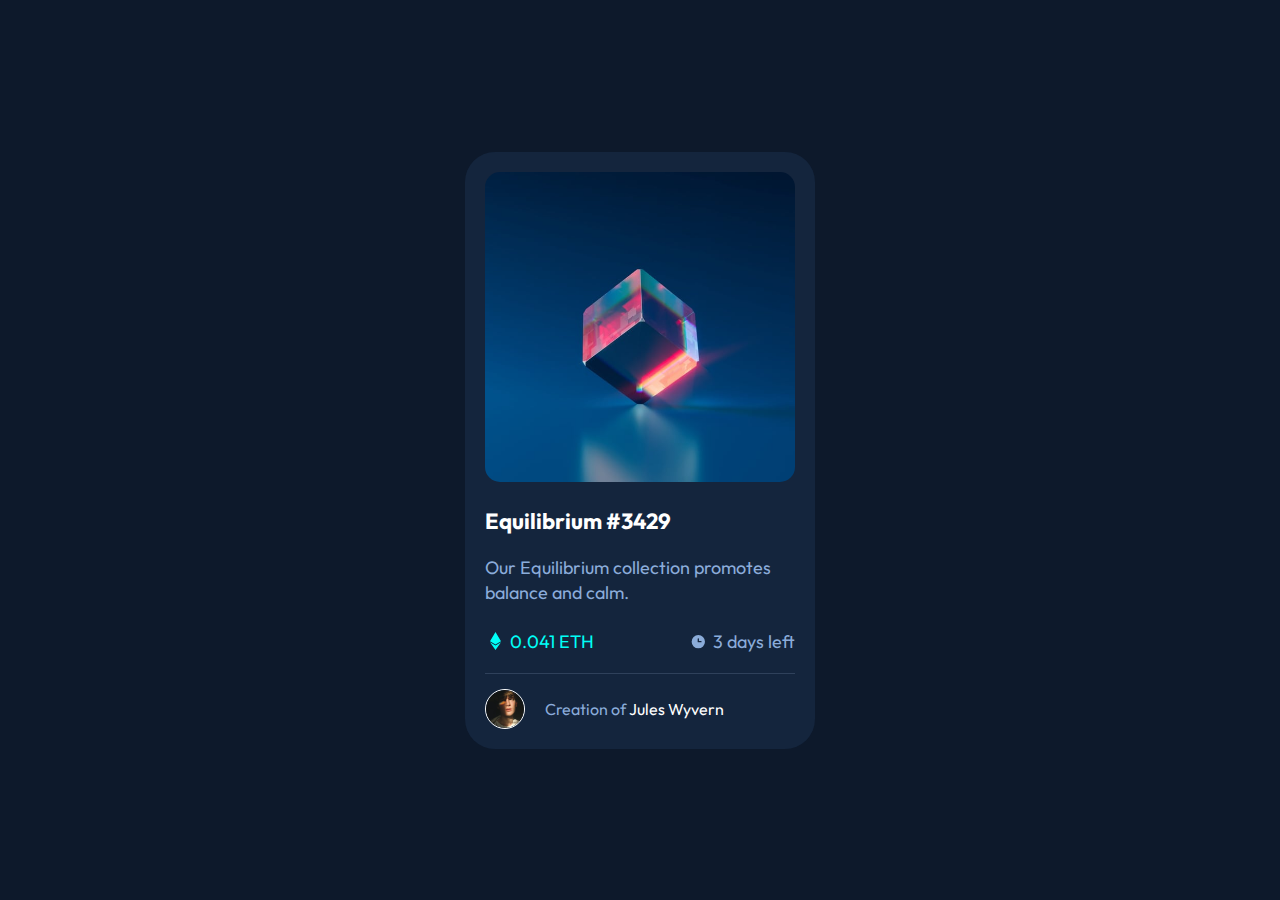
<file: index.html>
<!DOCTYPE html>
<html lang="pt-BR">

<head>
    <meta charset="UTF-8">
    <meta name="viewport" content="width=device-width, initial-scale=1.0">
    <meta name="description" content="NFT Preview Card Component">

    <link rel="shortcut icon" href="./src/images/favicon-32x32.png" type="image/x-icon">

    <link rel="stylesheet" href="./src/css/reset.css">
    <link rel="stylesheet" href="./src/css/variables.css">
    <link rel="stylesheet" href="./src/css/style.css">

    <title>NFT Preview Card</title>
</head>

<body>
    <main class="container">
        <div class="cartao-nft">
            <a class="imagem-link" href="#">
                <img src="./src/images/image-equilibrium.jpg" alt="imagem NFT equilibrium">
            </a>


            <h2 class="titulo"><a class="link-titulo" href="">Equilibrium #3429</a></h2>


            <p class="sobre">Our Equilibrium collection promotes balance and calm.</p>

            <div class="medidor">
                <p class="preco">0.041 ETH</p>
                <p class="tempo">3 days left</p>
            </div>

            <div class="creator">
                <img class="avatar" src="./src/images/image-avatar.png" alt="Avatar do Criador">

                <p class="autor">Creation of <a class="nome" href="#">Jules Wyvern</a></p>
            </div>
        </div>
    </main>
</body>

</html>
</file>
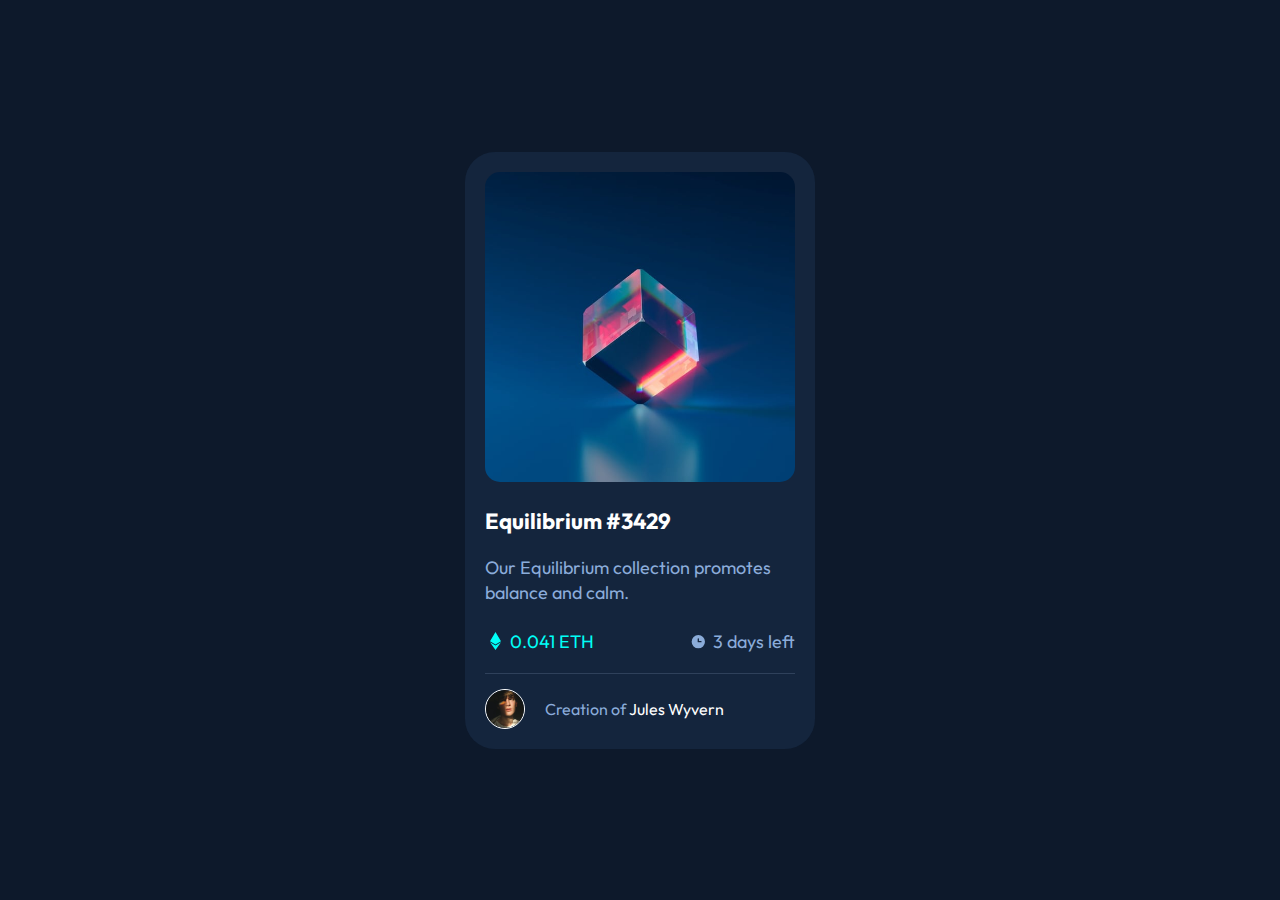
<file: src/index.html>
<!DOCTYPE html>
<html lang="pt-BR">

<head>
    <meta charset="UTF-8">
    <meta name="viewport" content="width=device-width, initial-scale=1.0">
    <meta name="description" content="NFT Preview Card Component">

    <link rel="shortcut icon" href="./images/favicon-32x32.png" type="image/x-icon">

    <link rel="stylesheet" href="./css/reset.css">
    <link rel="stylesheet" href="./css/variables.css">
    <link rel="stylesheet" href="./css/style.css">

    <title>NFT Preview Card</title>
</head>

<body>
    <main class="container">
        <div class="cartao-nft">
            <a class="imagem-link" href="#">
                <img src="./images/image-equilibrium.jpg" alt="imagem NFT equilibrium">
            </a>


            <h2 class="titulo"><a class="link-titulo" href="">Equilibrium #3429</a></h2>


            <p class="sobre">Our Equilibrium collection promotes balance and calm.</p>

            <div class="medidor">
                <p class="preco">0.041 ETH</p>
                <p class="tempo">3 days left</p>
            </div>

            <div class="creator">
                <img class="avatar" src="./images/image-avatar.png" alt="Avatar do Criador">

                <p class="autor">Creation of <a class="nome" href="#">Jules Wyvern</a></p>
            </div>
        </div>
    </main>
</body>

</html>
</file>
<file: src/css/variables.css>
:root {
    --primary-soft: hsl(215, 51%, 70%);
    --primary-medium: hsl(178, 100%, 50%);

    --neutral-dark: hsl(217, 54%, 11%);
    --neutral-medium: hsl(216, 50%, 16%);
    --neutral-soft: hsl(215, 32%, 27%);
}
</file>
<file: src/css/style.css>
@import url('https://fonts.googleapis.com/css2?family=Outfit:wght@300;400;600&display=swap');

html {
    font-size: 62.5%;
}

body {
    background-color: var(--neutral-dark);
    font-family: 'Outfit', sans-serif;
    
}

.container {
    /* background-color: aqua; */
    display: flex;
    justify-content: center;
    align-items: center;
    height: 100vh;
    padding: 0 25px;
}

.cartao-nft {
    background-color: var(--neutral-medium);
    max-width: 350px;
    padding: 20px;
    border-radius: 30px;
}

.imagem-link {
    position: relative;
    display: flex;
}

img {
    max-width: 100%;
    border-radius: 15px;
}

.imagem-link::before {
    content: '';
    background-color: var(--primary-medium);
    position: absolute;
    width: 100%;
    height: 100%;
    border-radius: 15px;
    opacity: 0;
    /* display: none; */
    transition: 0.3s ease-in-out;
}

.imagem-link:hover::before {
    /* display: block; */
    opacity: 0.5;

}

.imagem-link::after {
    content: '';
    background: url(../images/icon-view.svg) no-repeat center;
    position: absolute;
    height: 100%;
    width: 100%;
    opacity: 0;
    /* display: none; */
    transition: 0.3s ease-in-out;
}

.imagem-link:hover::after {
    /* display: block; */
    opacity: 0.5;
    transform: scale(1.5);
}

.titulo {
    margin: 25px 0 20px;
}

.titulo .link-titulo {
    color: #ffffff;
    font-size: 22px;
}

.titulo .link-titulo:hover {
    color: var(--primary-medium);
}

.sobre {
    color: var(--primary-soft);
    font-size: 18px;
    line-height: 25px;
    margin-bottom: 25px;
}

.medidor {
    /* background-color: greenyellow; */
    display: flex;
    justify-content: space-between;
    font-size: 18px;
    border-bottom: 1px solid var(--neutral-soft);
    padding-bottom: 20px;
}

.medidor .preco {
    color: var(--primary-medium);
    display: flex;
}

.medidor .preco::before {
    content: '';
    background: url(../images/icon-ethereum.svg) no-repeat center;
    display: inline-block;
    width: 20px;
    margin-right: 5px;
}

.medidor .tempo {
    color: var(--primary-soft);
    display: flex;
}

.medidor .tempo::before {
    content: '';
    background: url(../images/icon-clock.svg) no-repeat center;
    display: inline-block;
    width: 20px;
    margin-right: 5px;
}

.creator {
    /* background-color: antiquewhite; */
    display: flex;
    align-items: center;
    margin-top: 15px;
}

.creator img {
    max-width: 40px;
    border: 1px solid white;
    border-radius: 50%;
    margin-right: 20px;
}

.creator p {
    color: var(--primary-soft);
    font-size: 16px;
}

.creator p .nome {
    color: #ffffff;
}

.creator p .nome:hover {
    color: var(--primary-medium);
}
</file>
